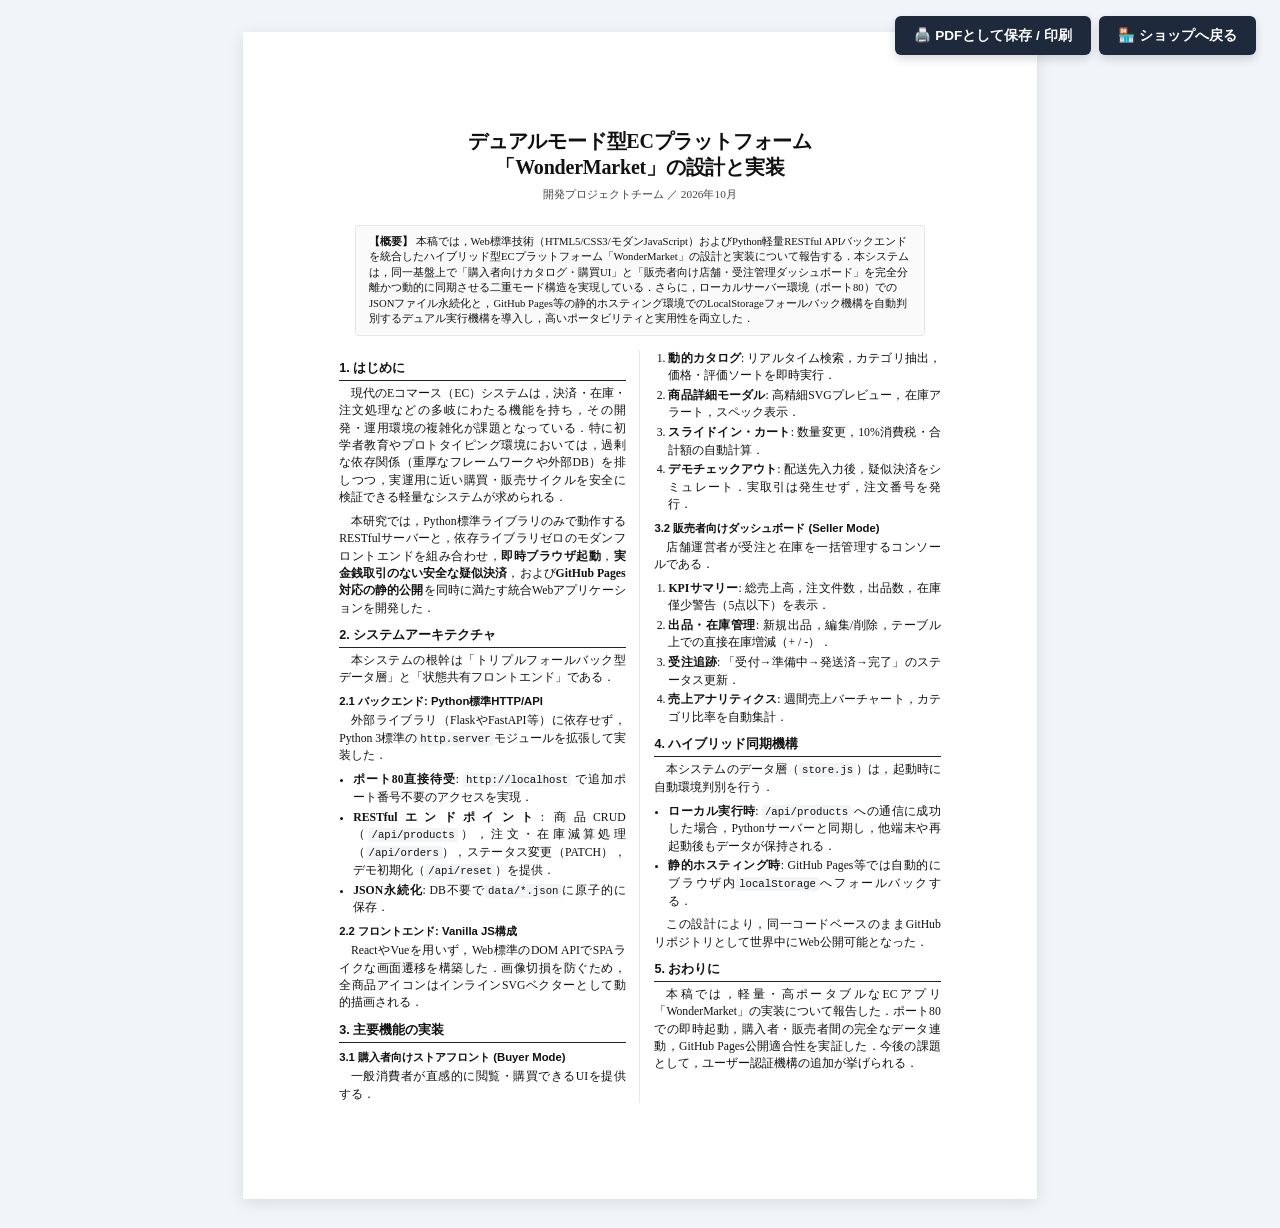
<file: document.html>
<!DOCTYPE html>
<html lang="ja">
<head>
  <meta charset="UTF-8">
  <title>デュアルモード型ECプラットフォーム「WonderMarket」の設計と実装</title>
  <style>
    /* A4, 上下左右1インチ (25.4mm), 2段組 */
    @page {
      size: A4;
      margin: 1in;
    }
    *, *::before, *::after {
      box-sizing: border-box;
      margin: 0;
      padding: 0;
    }
    body {
      font-family: "Yu Mincho", "Hiragino Mincho ProN", "MS Mincho", "Noto Serif CJK JP", serif;
      font-size: 8.8pt;
      line-height: 1.48;
      color: #111;
      background-color: #f1f5f9;
      padding: 2rem 0;
      -webkit-print-color-adjust: exact;
    }
    .page-sheet {
      width: 210mm;
      min-height: 297mm;
      margin: 0 auto;
      background: white;
      padding: 1in; /* 上下左右 約1インチ */
      box-shadow: 0 4px 15px rgba(0, 0, 0, 0.1);
      display: flex;
      flex-direction: column;
    }
    @media print {
      body {
        background: none;
        padding: 0;
      }
      .page-sheet {
        box-shadow: none;
        padding: 0;
        margin: 0;
        width: 100%;
        min-height: auto;
      }
      .no-print {
        display: none !important;
      }
    }

    /* タイトルセクション (全幅) */
    .doc-header {
      text-align: center;
      margin-bottom: 0.8rem;
    }
    .doc-title {
      font-size: 15pt;
      font-weight: bold;
      line-height: 1.3;
      margin-bottom: 0.35rem;
      letter-spacing: -0.01em;
    }
    .doc-meta {
      font-size: 8.5pt;
      color: #444;
      margin-bottom: 0.6rem;
    }

    /* アブストラクト */
    .doc-abstract {
      background-color: #fafafa;
      border: 1px solid #e5e7eb;
      padding: 0.5rem 0.8rem;
      font-size: 8pt;
      line-height: 1.45;
      margin: 0 1rem 0.9rem;
      border-radius: 3px;
    }
    .doc-abstract strong {
      font-family: sans-serif;
    }

    /* 2段組本文 */
    .two-column-body {
      column-count: 2;
      column-gap: 1.8rem;
      column-rule: 0.5px solid #e5e7eb;
      text-align: justify;
      flex: 1;
    }

    h2 {
      font-family: "Yu Gothic", "Hiragino Kaku Gothic ProN", "Noto Sans CJK JP", sans-serif;
      font-size: 9.5pt;
      font-weight: bold;
      margin: 0.55rem 0 0.25rem;
      padding-bottom: 0.15rem;
      border-bottom: 0.75px solid #222;
      break-after: avoid;
    }
    h3 {
      font-family: "Yu Gothic", "Hiragino Kaku Gothic ProN", "Noto Sans CJK JP", sans-serif;
      font-size: 8.5pt;
      font-weight: bold;
      margin: 0.4rem 0 0.15rem;
      break-after: avoid;
    }
    p {
      text-indent: 1em;
      margin-bottom: 0.4rem;
    }
    ul, ol {
      margin-left: 1.2em;
      margin-bottom: 0.4rem;
    }
    li {
      margin-bottom: 0.15rem;
    }
    code {
      font-family: Consolas, Monaco, monospace;
      font-size: 8pt;
      background: #f3f4f6;
      padding: 1px 3px;
      border-radius: 2px;
    }

    /* ツールバー */
    .toolbar {
      position: fixed;
      top: 1rem;
      right: 1.5rem;
      display: flex;
      gap: 0.5rem;
      z-index: 100;
    }
    .btn-action {
      background: #1e293b;
      color: white;
      border: none;
      padding: 0.6rem 1.2rem;
      border-radius: 6px;
      font-size: 0.85rem;
      font-weight: 600;
      cursor: pointer;
      box-shadow: 0 4px 10px rgba(0,0,0,0.15);
      font-family: sans-serif;
    }
    .btn-action:hover {
      background: #334155;
    }
  </style>
</head>
<body>

  <div class="toolbar no-print">
    <button class="btn-action" onclick="window.print()">🖨️ PDFとして保存 / 印刷</button>
    <a href="/" class="btn-action" style="text-decoration:none; display:inline-flex; align-items:center;">🏪 ショップへ戻る</a>
  </div>

  <main class="page-sheet">
    <header class="doc-header">
      <h1 class="doc-title">デュアルモード型ECプラットフォーム<br>「WonderMarket」の設計と実装</h1>
      <div class="doc-meta">開発プロジェクトチーム ／ 2026年10月</div>
    </header>

    <div class="doc-abstract">
      <strong>【概要】</strong> 本稿では，Web標準技術（HTML5/CSS3/モダンJavaScript）およびPython軽量RESTful APIバックエンドを統合したハイブリッド型ECプラットフォーム「WonderMarket」の設計と実装について報告する．本システムは，同一基盤上で「購入者向けカタログ・購買UI」と「販売者向け店舗・受注管理ダッシュボード」を完全分離かつ動的に同期させる二重モード構造を実現している．さらに，ローカルサーバー環境（ポート80）でのJSONファイル永続化と，GitHub Pages等の静的ホスティング環境でのLocalStorageフォールバック機構を自動判別するデュアル実行機構を導入し，高いポータビリティと実用性を両立した．
    </div>

    <div class="two-column-body">
      <h2>1. はじめに</h2>
      <p>現代のEコマース（EC）システムは，決済・在庫・注文処理などの多岐にわたる機能を持ち，その開発・運用環境の複雑化が課題となっている．特に初学者教育やプロトタイピング環境においては，過剰な依存関係（重厚なフレームワークや外部DB）を排しつつ，実運用に近い購買・販売サイクルを安全に検証できる軽量なシステムが求められる．</p>
      <p>本研究では，Python標準ライブラリのみで動作するRESTfulサーバーと，依存ライブラリゼロのモダンフロントエンドを組み合わせ，<strong>即時ブラウザ起動</strong>，<strong>実金銭取引のない安全な疑似決済</strong>，および<strong>GitHub Pages対応の静的公開</strong>を同時に満たす統合Webアプリケーションを開発した．</p>

      <h2>2. システムアーキテクチャ</h2>
      <p>本システムの根幹は「トリプルフォールバック型データ層」と「状態共有フロントエンド」である．</p>
      <h3>2.1 バックエンド: Python標準HTTP/API</h3>
      <p>外部ライブラリ（FlaskやFastAPI等）に依存せず，Python 3標準の<code>http.server</code>モジュールを拡張して実装した．</p>
      <ul>
        <li><strong>ポート80直接待受</strong>: <code>http://localhost</code> で追加ポート番号不要のアクセスを実現．</li>
        <li><strong>RESTfulエンドポイント</strong>: 商品CRUD（<code>/api/products</code>），注文・在庫減算処理（<code>/api/orders</code>），ステータス変更（PATCH），デモ初期化（<code>/api/reset</code>）を提供．</li>
        <li><strong>JSON永続化</strong>: DB不要で<code>data/*.json</code>に原子的に保存．</li>
      </ul>

      <h3>2.2 フロントエンド: Vanilla JS構成</h3>
      <p>ReactやVueを用いず，Web標準のDOM APIでSPAライクな画面遷移を構築した．画像切損を防ぐため，全商品アイコンはインラインSVGベクターとして動的描画される．</p>

      <h2>3. 主要機能の実装</h2>
      <h3>3.1 購入者向けストアフロント (Buyer Mode)</h3>
      <p>一般消費者が直感的に閲覧・購買できるUIを提供する．</p>
      <ol>
        <li><strong>動的カタログ</strong>: リアルタイム検索，カテゴリ抽出，価格・評価ソートを即時実行．</li>
        <li><strong>商品詳細モーダル</strong>: 高精細SVGプレビュー，在庫アラート，スペック表示．</li>
        <li><strong>スライドイン・カート</strong>: 数量変更，10%消費税・合計額の自動計算．</li>
        <li><strong>デモチェックアウト</strong>: 配送先入力後，疑似決済をシミュレート．実取引は発生せず，注文番号を発行．</li>
      </ol>

      <h3>3.2 販売者向けダッシュボード (Seller Mode)</h3>
      <p>店舗運営者が受注と在庫を一括管理するコンソールである．</p>
      <ol>
        <li><strong>KPIサマリー</strong>: 総売上高，注文件数，出品数，在庫僅少警告（5点以下）を表示．</li>
        <li><strong>出品・在庫管理</strong>: 新規出品，編集/削除，テーブル上での直接在庫増減（+ / -）．</li>
        <li><strong>受注追跡</strong>: 「受付→準備中→発送済→完了」のステータス更新．</li>
        <li><strong>売上アナリティクス</strong>: 週間売上バーチャート，カテゴリ比率を自動集計．</li>
      </ol>

      <h2>4. ハイブリッド同期機構</h2>
      <p>本システムのデータ層（<code>store.js</code>）は，起動時に自動環境判別を行う．</p>
      <ul>
        <li><strong>ローカル実行時</strong>: <code>/api/products</code> への通信に成功した場合，Pythonサーバーと同期し，他端末や再起動後もデータが保持される．</li>
        <li><strong>静的ホスティング時</strong>: GitHub Pages等では自動的にブラウザ内<code>localStorage</code>へフォールバックする．</li>
      </ul>
      <p>この設計により，同一コードベースのままGitHubリポジトリとして世界中にWeb公開可能となった．</p>

      <h2>5. おわりに</h2>
      <p>本稿では，軽量・高ポータブルなECアプリ「WonderMarket」の実装について報告した．ポート80での即時起動，購入者・販売者間の完全なデータ連動，GitHub Pages公開適合性を実証した．今後の課題として，ユーザー認証機構の追加が挙げられる．</p>
    </div>
  </main>

</body>
</html>
</file>
